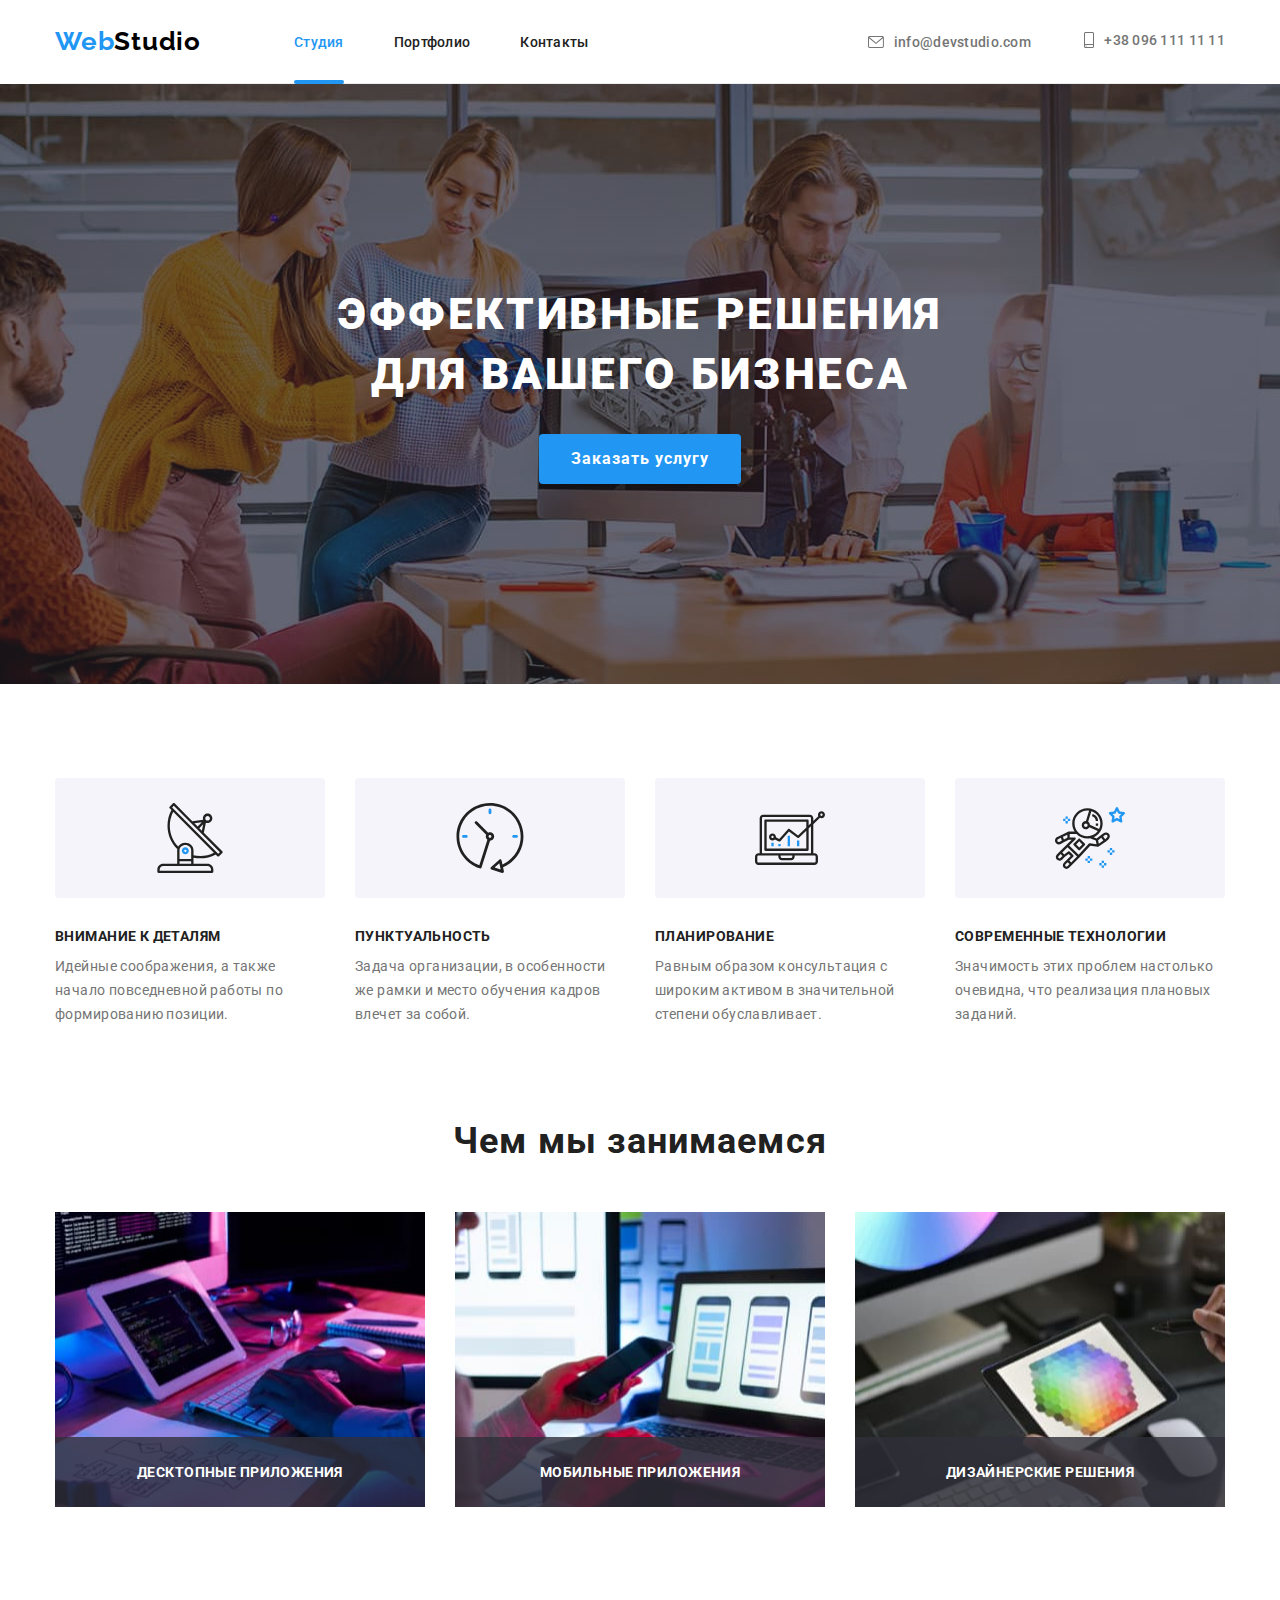
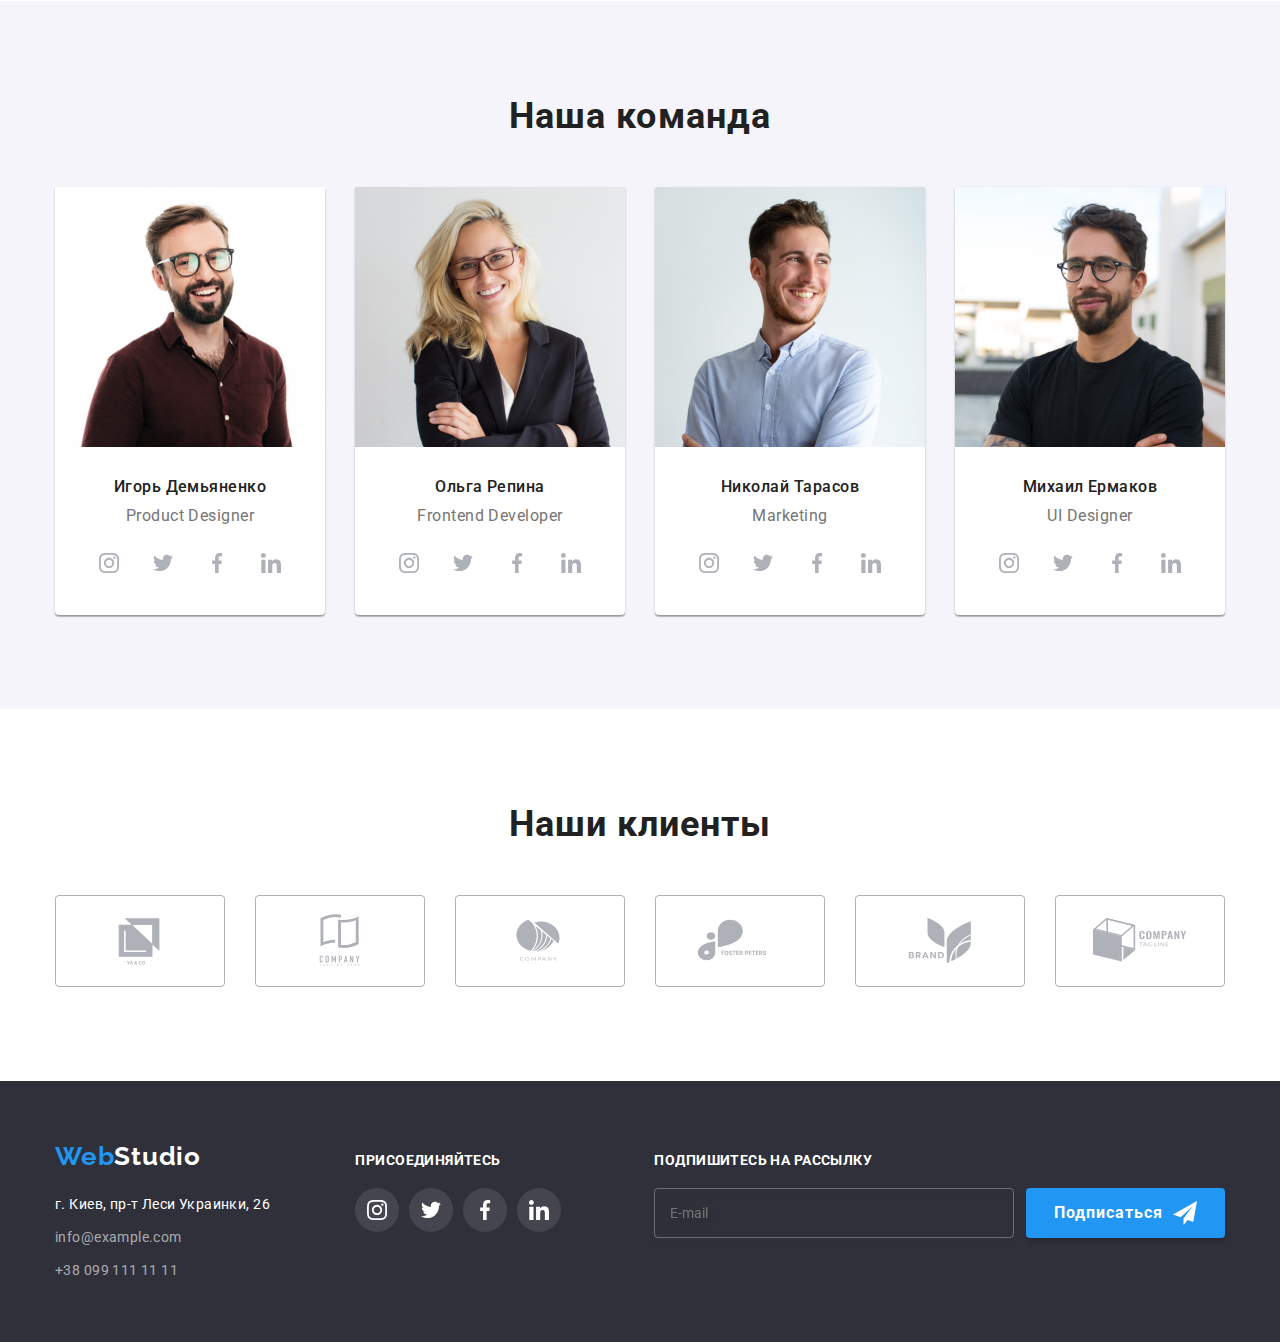
<file: index.html>
<!DOCTYPE html>
<html lang="ru">
  <head>
    <meta charset="UTF-8" />
    <meta http-equiv="X-UA-Compatible" content="IE=edge" />
    <meta name="viewport" content="width=device-width, initial-scale=1.0" />
    <title>Web Studio</title>
    <link rel="shortcut icon" href="./images/favicon-32x32.png" type="image/png" />
    <link rel="preconnect" href="https://fonts.googleapis.com" />
    <link rel="preconnect" href="https://fonts.gstatic.com" crossorigin />
    <link
      href="https://fonts.googleapis.com/css2?family=Raleway:wght@700&family=Roboto:wght@400;500;700;900&display=swap"
      rel="stylesheet"
    />
    <link rel="stylesheet" href="./css/styles.css" />
    <link rel="stylesheet" href="./css/modern-normalize.css" />
  </head>
  <body>
    <header>
      <div class="header-container container">
        <a class="logo" href="">Web<span class="logo-dark">Studio</span></a>
        <nav class="navigation">
          <ul class="header-list">
            <li class="header-item">
              <a class="header-text accent-text current" href="">Студия</a>
            </li>
            <li class="header-item">
              <a class="header-text accent-text" href="./portfolio.html">Портфолио</a>
            </li>
            <li class="header-item"><a class="header-text accent-text" href="">Контакты</a></li>
          </ul>
        </nav>
        <div class="contact-conteiner">
          <ul class="header-cont">
            <li class="header-cont-item">
              <a class="header-cont-text accent-text" href="mailto:info@devstudio.com"
                ><svg class="header-socials-icons" Width="16" Height="12">
                  <use href="./images/icons.svg#icon-mail"></use>
                </svg>
                info@devstudio.com</a
              >
            </li>
            <li class="header-cont-item">
              <a class="header-cont-text accent-text" href="tel:+380961111111"
                ><svg class="header-socials-icons" Width="10" Height="16">
                  <use href="./images/icons.svg#icon-smartphone"></use>
                </svg>
                +38 096 111 11 11</a
              >
            </li>
          </ul>
        </div>
      </div>
    </header>
    <main>
      <section class="hero section">
        <div class="container">
          <h1 class="hero-text">Эффективные решения для вашего бизнеса</h1>
          <button class="hero-btn" type="button" data-modal-open>Заказать услугу</button>
        </div>
      </section>
      <section class="advantage section">
        <div class="container">
          <h2 class="hidden">Наши преимущества</h2>
          <div class="advantage-box">
            <ul class="advantage-list">
              <li class="advantage-item">
                <div class="advantage-icons-box">
                  <svg class="advantage-icons">
                    <use href="./images/icons.svg#icon-antenna"></use>
                  </svg>
                </div>
                <h3 class="advantage-pre-text">Внимание к деталям</h3>
                <p class="advantage-text">
                  Идейные соображения, а также начало повседневной работы по формированию позиции.
                </p>
              </li>
              <li class="advantage-item">
                <div class="advantage-icons-box">
                  <svg class="advantage-icons">
                    <use href="./images/icons.svg#icon-clock"></use>
                  </svg>
                </div>
                <h3 class="advantage-pre-text">Пунктуальность</h3>
                <p class="advantage-text">
                  Задача организации, в особенности же рамки и место обучения кадров влечет за
                  собой.
                </p>
              </li>
              <li class="advantage-item">
                <div class="advantage-icons-box">
                  <svg class="advantage-icons">
                    <use href="./images/icons.svg#icon-diagram"></use>
                  </svg>
                </div>
                <h3 class="advantage-pre-text">Планирование</h3>
                <p class="advantage-text">
                  Равным образом консультация с широким активом в значительной степени
                  обуславливает.
                </p>
              </li>
              <li class="advantage-item">
                <div class="advantage-icons-box">
                  <svg class="advantage-icons">
                    <use href="./images/icons.svg#icon-astronaut"></use>
                  </svg>
                </div>
                <h3 class="advantage-pre-text">Современные технологии</h3>
                <p class="advantage-text">
                  Значимость этих проблем настолько очевидна, что реализация плановых заданий.
                </p>
              </li>
            </ul>
          </div>
        </div>
      </section>
      <section class="wwdoing section">
        <div class="container">
          <h2 class="doing">Чем мы занимаемся</h2>
          <ul class="doing-list">
            <li class="doing-item">
              <div class="doing-box">
                <img
                  class="doing-img"
                  src="./images/box-1.jpg"
                  alt="Кодит на планшете"
                  width="370"
                  height="295"
                />
                <div class="doing-textbox">
                  <p class="doing-text">Десктопные приложения</p>
                </div>
              </div>
            </li>
            <li class="doing-item">
              <div class="doing-box">
                <img
                  class="doing-img"
                  src="./images/box-2.jpg"
                  alt="Дизайн телефона"
                  width="370"
                  height="295"
                />
                <div class="doing-textbox">
                  <p class="doing-text">Мобильные приложения</p>
                </div>
              </div>
            </li>
            <li class="doing-item">
              <div class="doing-box">
                <img
                  class="doing-img"
                  src="./images/box-3.jpg"
                  alt="Спектр на планшете"
                  width="370"
                  height="295"
                />
                <div class="doing-textbox">
                  <p class="doing-text">Дизайнерские решения</p>
                </div>
              </div>
            </li>
          </ul>
        </div>
      </section>
      <section class="our-team section">
        <div class="container">
          <h2 class="team">Наша команда</h2>
          <ul class="team-list">
            <li class="team-item">
              <img
                class="team-img"
                src="./images/team_1.jpg"
                alt="Игорь Демьяненко"
                width="270"
                height="260"
              />
              <div class="team-member">
                <h3 class="team-name">Игорь Демьяненко</h3>
                <p class="team-position" lang="en">Product Designer</p>
                <ul class="team-socials-list">
                  <li class="team-socials-item">
                    <a href="" class="team-socials-link">
                      <svg class="socials-icons">
                        <use href="./images/icons.svg#icon-instagram"></use>
                      </svg>
                    </a>
                  </li>
                  <li class="team-socials-item">
                    <a href="" class="team-socials-link">
                      <svg class="socials-icons">
                        <use href="./images/icons.svg#icon-twitter"></use>
                      </svg>
                    </a>
                  </li>
                  <li class="team-socials-item">
                    <a href="" class="team-socials-link">
                      <svg class="socials-icons">
                        <use href="./images/icons.svg#icon-facebook"></use>
                      </svg>
                    </a>
                  </li>
                  <li class="team-socials-item">
                    <a href="" class="team-socials-link">
                      <svg class="socials-icons">
                        <use href="./images/icons.svg#icon-linkedin"></use>
                      </svg>
                    </a>
                  </li>
                </ul>
              </div>
            </li>
            <li class="team-item">
              <img
                class="team-img"
                src="./images/team_2.jpg"
                alt="Ольга Репина"
                width="270"
                height="260"
              />
              <div class="team-member">
                <h3 class="team-name">Ольга Репина</h3>
                <p class="team-position" lang="en">Frontend Developer</p>
                <ul class="team-socials-list">
                  <li class="team-socials-item">
                    <a href="" class="team-socials-link">
                      <svg class="socials-icons">
                        <use href="./images/icons.svg#icon-instagram"></use>
                      </svg>
                    </a>
                  </li>
                  <li class="team-socials-item">
                    <a href="" class="team-socials-link">
                      <svg class="socials-icons">
                        <use href="./images/icons.svg#icon-twitter"></use>
                      </svg>
                    </a>
                  </li>
                  <li class="team-socials-item">
                    <a href="" class="team-socials-link">
                      <svg class="socials-icons">
                        <use href="./images/icons.svg#icon-facebook"></use>
                      </svg>
                    </a>
                  </li>
                  <li class="team-socials-item">
                    <a href="" class="team-socials-link">
                      <svg class="socials-icons">
                        <use href="./images/icons.svg#icon-linkedin"></use>
                      </svg>
                    </a>
                  </li>
                </ul>
              </div>
            </li>
            <li class="team-item">
              <img
                class="team-img"
                src="./images/team_3.jpg"
                alt="Николай Тарасов"
                width="270"
                height="260"
              />
              <div class="team-member">
                <h3 class="team-name">Николай Тарасов</h3>
                <p class="team-position" lang="en">Marketing</p>
                <ul class="team-socials-list">
                  <li class="team-socials-item">
                    <a href="" class="team-socials-link">
                      <svg class="socials-icons">
                        <use href="./images/icons.svg#icon-instagram"></use>
                      </svg>
                    </a>
                  </li>
                  <li class="team-socials-item">
                    <a href="" class="team-socials-link">
                      <svg class="socials-icons">
                        <use href="./images/icons.svg#icon-twitter"></use>
                      </svg>
                    </a>
                  </li>
                  <li class="team-socials-item">
                    <a href="" class="team-socials-link">
                      <svg class="socials-icons">
                        <use href="./images/icons.svg#icon-facebook"></use>
                      </svg>
                    </a>
                  </li>
                  <li class="team-socials-item">
                    <a href="" class="team-socials-link">
                      <svg class="socials-icons">
                        <use href="./images/icons.svg#icon-linkedin"></use>
                      </svg>
                    </a>
                  </li>
                </ul>
              </div>
            </li>
            <li class="team-item">
              <img
                class="team-img"
                src="./images/team_4.jpg"
                alt="Михаил Ермаков"
                width="270"
                height="260"
              />
              <div class="team-member">
                <h3 class="team-name">Михаил Ермаков</h3>
                <p class="team-position" lang="en">UI Designer</p>
                <ul class="team-socials-list">
                  <li class="team-socials-item">
                    <a href="" class="team-socials-link">
                      <svg class="socials-icons">
                        <use href="./images/icons.svg#icon-instagram"></use>
                      </svg>
                    </a>
                  </li>
                  <li class="team-socials-item">
                    <a href="" class="team-socials-link">
                      <svg class="socials-icons">
                        <use href="./images/icons.svg#icon-twitter"></use>
                      </svg>
                    </a>
                  </li>
                  <li class="team-socials-item">
                    <a href="" class="team-socials-link">
                      <svg class="socials-icons">
                        <use href="./images/icons.svg#icon-facebook"></use>
                      </svg>
                    </a>
                  </li>
                  <li class="team-socials-item">
                    <a href="" class="team-socials-link">
                      <svg class="socials-icons">
                        <use href="./images/icons.svg#icon-linkedin"></use>
                      </svg>
                    </a>
                  </li>
                </ul>
              </div>
            </li>
          </ul>
        </div>
      </section>
      <section class="clients section">
        <div class="container">
          <h2 class="clients-head">Наши клиенты</h2>
          <ul class="clients-list">
            <li class="clients-item">
              <a href="" class="clients-link">
                <svg class="clients-icons">
                  <use href="./images/icons.svg#icon-ya_and_co"></use>
                </svg>
              </a>
            </li>
            <li class="clients-item">
              <a href="" class="clients-link">
                <svg class="clients-icons">
                  <use href="./images/icons.svg#icon-company"></use>
                </svg>
              </a>
            </li>
            <li class="clients-item">
              <a href="" class="clients-link">
                <svg class="clients-icons">
                  <use href="./images/icons.svg#icon-company_2"></use>
                </svg>
              </a>
            </li>
            <li class="clients-item">
              <a href="" class="clients-link">
                <svg class="clients-icons">
                  <use href="./images/icons.svg#icon-foster_peters"></use>
                </svg>
              </a>
            </li>
            <li class="clients-item">
              <a href="" class="clients-link">
                <svg class="clients-icons">
                  <use href="./images/icons.svg#icon-brand"></use>
                </svg>
              </a>
            </li>
            <li class="clients-item">
              <a href="" class="clients-link">
                <svg class="clients-icons">
                  <use href="./images/icons.svg#icon-co_tagline"></use>
                </svg>
              </a>
            </li>
          </ul>
        </div>
      </section>
    </main>
    <footer class="footer-box">
      <div class="container address-socials">
        <div class="contacts-footer">
          <a class="logo logo-footer" href="">Web<span class="logo-light">Studio</span></a>
          <address class="address-box">
            <ul class="address-list">
              <li class="address-item">
                <a
                  class="address-map accent-text"
                  href="https://goo.gl/maps/iud2872L7sdXjE8n7"
                  target="_blank"
                  rel="noopener noreferrer nofollow"
                >
                  г. Киев, пр-т Леси Украинки, 26
                </a>
              </li>
              <li class="address-item">
                <a class="address-text accent-text" href="mailto:info@example.com"
                  >info@example.com</a
                >
              </li>
              <li class="address-item">
                <a class="address-text accent-text" href="tel:+380991111111">+38 099 111 11 11</a>
              </li>
            </ul>
          </address>
        </div>
        <div class="socials-footer">
          <p class="footer-socials">ПРИСОЕДИНЯЙТЕСЬ</p>
          <ul class="footer-socials-list">
            <li class="footer-socials-item">
              <a href="" class="footer-socials-link">
                <svg class="footer-socials-icons">
                  <use href="./images/icons.svg#icon-instagram"></use>
                </svg>
              </a>
            </li>
            <li class="footer-socials-item">
              <a href="" class="footer-socials-link">
                <svg class="footer-socials-icons">
                  <use href="./images/icons.svg#icon-twitter"></use>
                </svg>
              </a>
            </li>
            <li class="footer-socials-item">
              <a href="" class="footer-socials-link">
                <svg class="footer-socials-icons">
                  <use href="./images/icons.svg#icon-facebook"></use>
                </svg>
              </a>
            </li>
            <li class="footer-socials-item">
              <a href="" class="footer-socials-link">
                <svg class="footer-socials-icons">
                  <use href="./images/icons.svg#icon-linkedin"></use>
                </svg>
              </a>
            </li>
          </ul>
        </div>
        <div class="footer-subscribe">
          <p class="footer-subscribe-text">Подпишитесь на рассылку</p>
          <form class="subscribe-form">
            <label for="mail-subscribe" class="mail-subscribe-field"></label>
            <input
              type="email"
              name="mail-subscribe"
              class="mail-subscribe-input"
              placeholder="E-mail"
              id="mail-subscribe"
              required
            />
            <button type="submit" class="subsribe-btn">
              Подписаться
              <svg class="subsribe-icon" width="24" height="24">
                <use href="images/icons.svg#icon-send"></use>
              </svg>
            </button>
          </form>
        </div>
      </div>
    </footer>
    <div class="backdrop is-hidden" data-modal>
      <div class="modal">
        <button type="button" class="close-btn" data-modal-close>
          <svg class="close-btn-icon">
            <use href="images/icons.svg#icon-close"></use>
          </svg>
        </button>
        <p class="modal-title">Оставьте свои данные, мы вам перезвоним</p>
        <form class="modal-form">
          <div class="form-field">
            <label for="user-name" class="modal-form-field">Имя</label>
            <div class="label-icon">
              <input
                type="text"
                name="user-name"
                class="modal-input"
                placeholder=""
                id="user-name"
                required
              />
              <svg class="modal-icon" width="18" height="18">
                <use href="./images/icons.svg#icon-name"></use>
              </svg>
            </div>
          </div>
          <div class="form-field">
            <label for="user-phone" class="modal-form-field">Телефон</label>
            <div class="label-icon">
              <input
                type="tel"
                name="user-phone"
                class="modal-input"
                placeholder=""
                id="user-phone"
                required
              />
              <svg class="modal-icon" width="18" height="18">
                <use href="./images/icons.svg#icon-phone"></use>
              </svg>
            </div>
          </div>
          <div class="form-field">
            <label for="user-mail" class="modal-form-field">Почта</label>
            <div class="label-icon">
              <input
                type="email"
                name="user-mail"
                class="modal-input"
                placeholder=""
                id="user-mail"
                required
              />
              <svg class="modal-icon" width="18" height="18">
                <use href="./images/icons.svg#icon-mail2"></use>
              </svg>
            </div>
          </div>
          <div class="form-field">
            <label for="user-text" class="modal-form-field">Комментарий</label>
            <textarea
              name="user-text"
              id="user-text"
              placeholder="Введите текст"
              class="modal-comment"
            ></textarea>
          </div>
          <div class="form-field-checkbox">
            <label for="modal-check" class="modal-check-text">
              <input
                type="checkbox"
                class="modal-check hidden"
                id="modal-check"
                name="modal-check"
              />
              <svg class="modal-icon-check" width="16" height="15">
                <use href="./images/icons.svg#icon-vector"></use>
              </svg>
              Соглашаюсь с рассылкой и принимаю &nbsp;
              <a href="" class="modal-link">Условия договора</a>
            </label>
          </div>
          <button type="submit" class="modal-btn-submit">Отправить</button>
        </form>
      </div>
    </div>
    <script src="./modal.js"></script>
  </body>
</html>
</file>
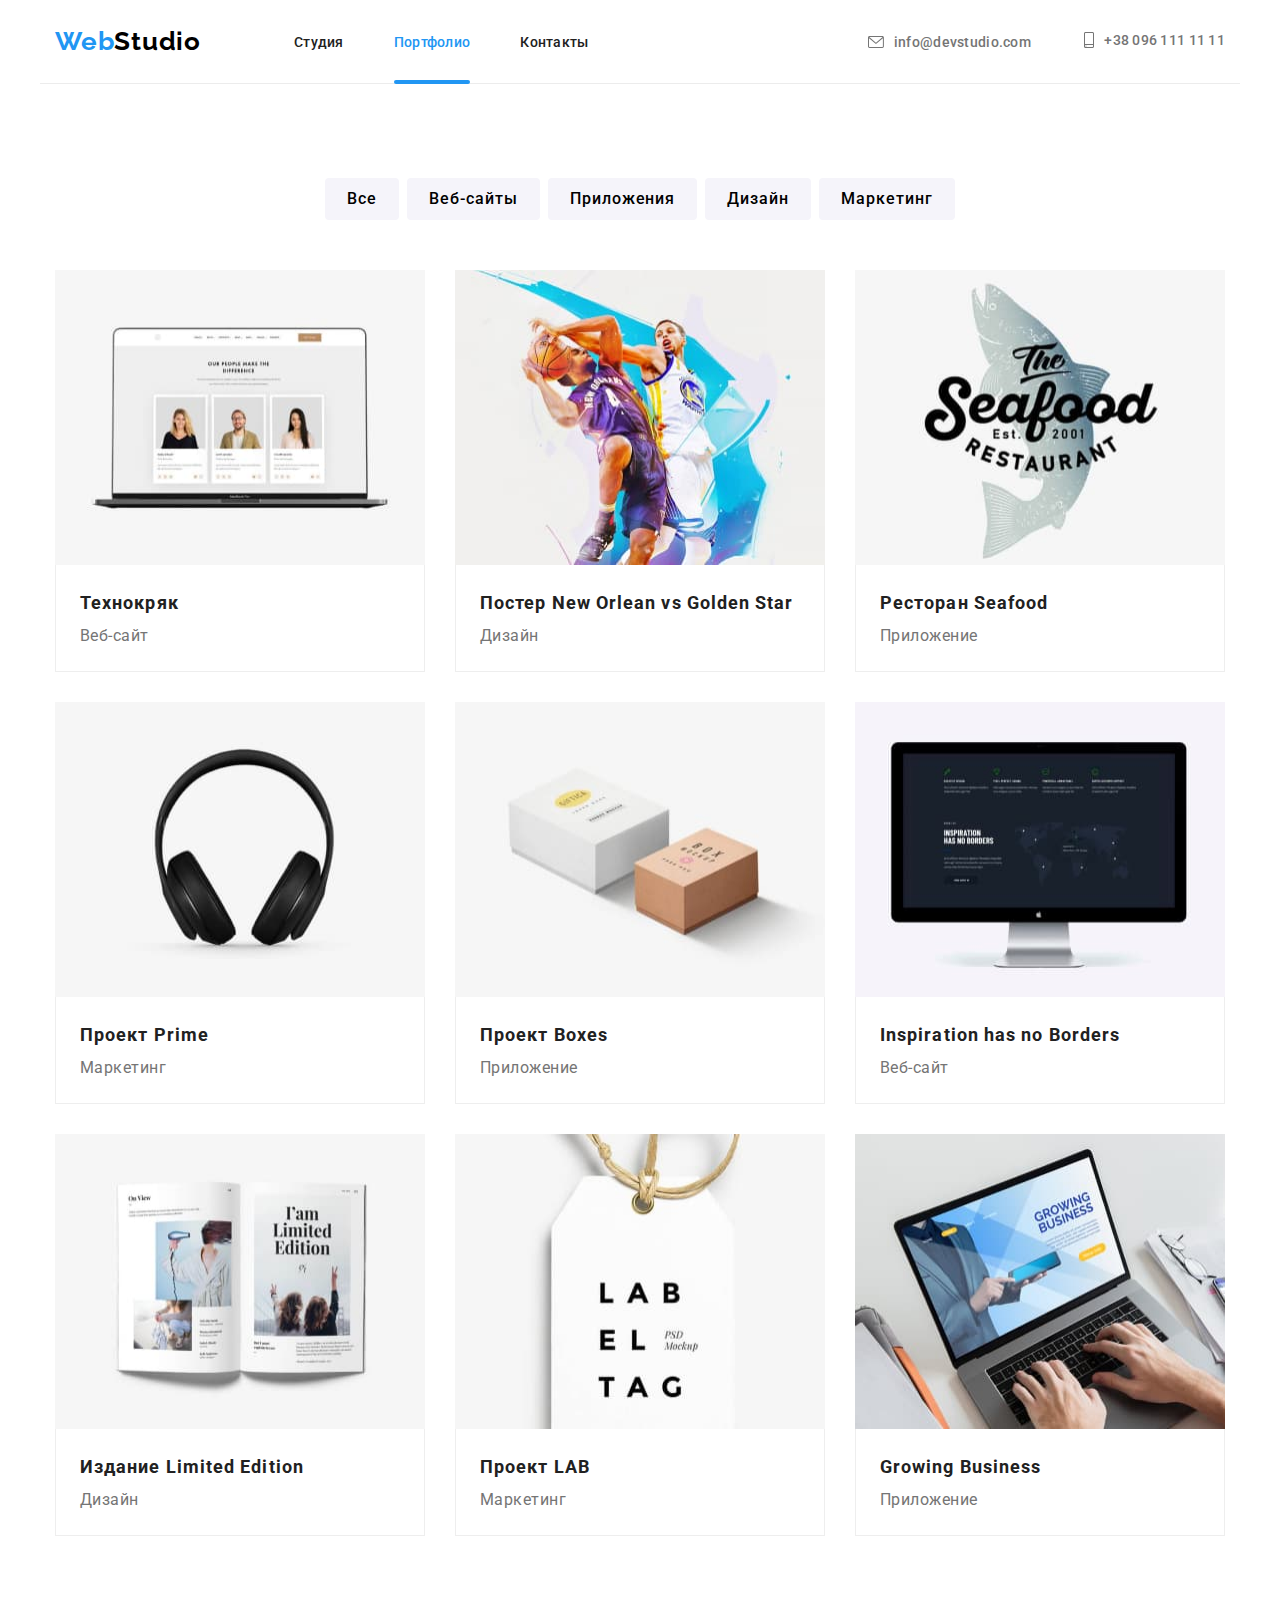
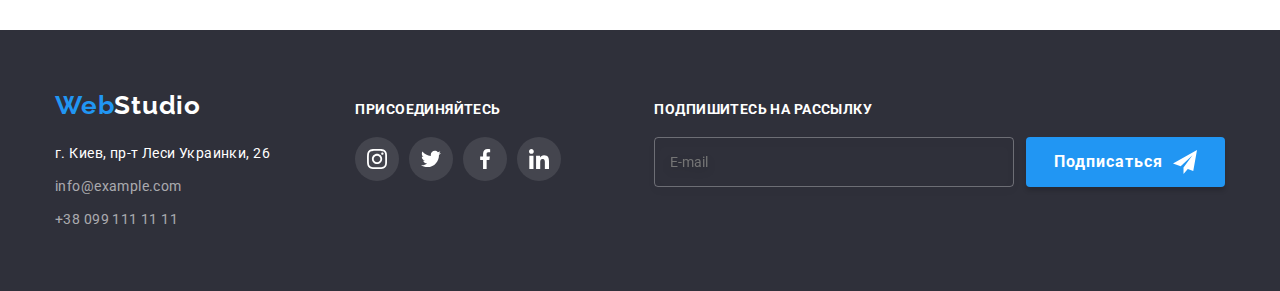
<file: portfolio.html>
<!DOCTYPE html>
<html lang="ru">
  <head>
    <meta charset="UTF-8" />
    <meta http-equiv="X-UA-Compatible" content="IE=edge" />
    <meta name="viewport" content="width=device-width, initial-scale=1.0" />
    <title>Portfolio</title>
    <link rel="shortcut icon" href="./images/favicon-32x32.png" type="image/png" />
    <link rel="preconnect" href="https://fonts.googleapis.com" />
    <link rel="preconnect" href="https://fonts.gstatic.com" crossorigin />
    <link
      href="https://fonts.googleapis.com/css2?family=Raleway:wght@700&family=Roboto:wght@400;500;700;900&display=swap"
      rel="stylesheet"
    />
    <link rel="stylesheet" href="./css/styles.css" />
    <link rel="stylesheet" href="./css/modern-normalize.css" />
  </head>
  <body>
    <header>
      <div class="header-container container">
        <a class="logo" href="">Web<span class="logo-dark">Studio</span></a>
        <nav class="navigation">
          <ul class="header-list">
            <li class="header-item">
              <a class="header-text accent-text" href="./index.html">Студия</a>
            </li>
            <li class="header-item">
              <a class="header-text accent-text current" href="">Портфолио</a>
            </li>
            <li class="header-item"><a class="header-text accent-text" href="">Контакты</a></li>
          </ul>
        </nav>
        <div class="contact-conteiner">
          <ul class="header-cont">
            <li class="header-cont-item">
              <a class="header-cont-text accent-text" href="mailto:info@devstudio.com"
                ><svg class="header-socials-icons" Width="16" Height="12">
                  <use href="./images/icons.svg#icon-mail"></use>
                </svg>
                info@devstudio.com</a
              >
            </li>
            <li class="header-cont-item">
              <a class="header-cont-text accent-text" href="tel:+380961111111"
                ><svg class="header-socials-icons" Width="10" Height="16">
                  <use href="./images/icons.svg#icon-smartphone"></use>
                </svg>
                +38 096 111 11 11</a
              >
            </li>
          </ul>
        </div>
      </div>
    </header>
    <main>
      <section class="projects section">
        <div class="container">
          <h1 class="hidden">Портфолио</h1>
          <ul class="filters-list">
            <li class="filters-item"><button class="filters-btn" type="button">Все</button></li>
            <li class="filters-item">
              <button class="filters-btn" type="button">Веб-сайты</button>
            </li>
            <li class="filters-item">
              <button class="filters-btn" type="button">Приложения</button>
            </li>
            <li class="filters-item"><button class="filters-btn" type="button">Дизайн</button></li>
            <li class="filters-item">
              <button class="filters-btn" type="button">Маркетинг</button>
            </li>
          </ul>
          <h2 class="hidden">Галерея</h2>
          <ul class="projects-list">
            <li class="projects-items">
              <a href="" class="projects-link">
                <div class="description-box">
                  <img
                    class="projects-img"
                    src="./images/portfolio-1.jpg"
                    alt="сайт с портретом"
                    width="370"
                    height="295"
                  />
                  <p class="projects-description">
                    Технокряк это современная площадка распространения коронавируса. Компании
                    используют эту платформу для цифрового шпионажа и атак на защищённые сервера
                    конкурентов.
                  </p>
                </div>
                <div class="border">
                  <h2 class="projects-pre-text">Технокряк</h2>
                  <p class="projects-text">Веб-сайт</p>
                </div>
              </a>
            </li>
            <li class="projects-items">
              <a href="" class="projects-link">
                <div class="description-box">
                  <img
                    class="projects-img"
                    src="./images/portfolio-2.jpg"
                    alt="игра в баскетбол"
                    width="370"
                    height="295"
                  />
                  <p class="projects-description">
                    Технокряк это современная площадка распространения коронавируса. Компании
                    используют эту платформу для цифрового шпионажа и атак на защищённые сервера
                    конкурентов.
                  </p>
                </div>
                <div class="border">
                  <h2 class="projects-pre-text">
                    Постер <span lang="en">New Orlean vs Golden Star</span>
                  </h2>
                  <p class="projects-text">Дизайн</p>
                </div>
              </a>
            </li>
            <li class="projects-items">
              <a href="" class="projects-link">
                <div class="description-box">
                  <img
                    class="projects-img"
                    src="./images/portfolio-3.jpg"
                    alt="ресторан SeaFood"
                    width="370"
                    height="295"
                  />
                  <p class="projects-description">
                    Технокряк это современная площадка распространения коронавируса. Компании
                    используют эту платформу для цифрового шпионажа и атак на защищённые сервера
                    конкурентов.
                  </p>
                </div>
                <div class="border">
                  <h2 class="projects-pre-text">Ресторан <span lang="en">Seafood</span></h2>
                  <p class="projects-text">Приложение</p>
                </div>
              </a>
            </li>
            <li class="projects-items">
              <a href="" class="projects-link">
                <div class="description-box">
                  <img
                    class="projects-img"
                    src="./images/portfolio-4.jpg"
                    alt="наушники"
                    width="370"
                    height="295"
                  />
                  <p class="projects-description">
                    Технокряк это современная площадка распространения коронавируса. Компании
                    используют эту платформу для цифрового шпионажа и атак на защищённые сервера
                    конкурентов.
                  </p>
                </div>
                <div class="border">
                  <h2 class="projects-pre-text">Проект <span lang="en">Prime</span></h2>
                  <p class="projects-text">Маркетинг</p>
                </div>
              </a>
            </li>
            <li class="projects-items">
              <a href="" class="projects-link">
                <div class="description-box">
                  <img
                    class="projects-img"
                    src="./images/portfolio-5.jpg"
                    alt="коробки"
                    width="370"
                    height="295"
                  />
                  <p class="projects-description">
                    Технокряк это современная площадка распространения коронавируса. Компании
                    используют эту платформу для цифрового шпионажа и атак на защищённые сервера
                    конкурентов.
                  </p>
                </div>
                <div class="border">
                  <h2 class="projects-pre-text">Проект <span lang="en">Boxes</span></h2>
                  <p class="projects-text">Приложение</p>
                </div>
              </a>
            </li>
            <li class="projects-items">
              <a href="" class="projects-link">
                <div class="description-box">
                  <img
                    class="projects-img"
                    src="./images/portfolio-6.jpg"
                    alt="сайт с темной темой"
                    width="370"
                    height="295"
                  />
                  <p class="projects-description">
                    Технокряк это современная площадка распространения коронавируса. Компании
                    используют эту платформу для цифрового шпионажа и атак на защищённые сервера
                    конкурентов.
                  </p>
                </div>
                <div class="border">
                  <h2 class="projects-pre-text">
                    <span lang="en">Inspiration has no Borders</span>
                  </h2>
                  <p class="projects-text">Веб-сайт</p>
                </div>
              </a>
            </li>
            <li class="projects-items">
              <a href="" class="projects-link">
                <div class="description-box">
                  <img
                    class="projects-img"
                    src="./images/portfolio-7.jpg"
                    alt="книга"
                    width="370"
                    height="295"
                  />
                  <p class="projects-description">
                    Технокряк это современная площадка распространения коронавируса. Компании
                    используют эту платформу для цифрового шпионажа и атак на защищённые сервера
                    конкурентов.
                  </p>
                </div>
                <div class="border">
                  <h2 class="projects-pre-text">Издание <span lang="en">Limited Edition</span></h2>
                  <p class="projects-text">Дизайн</p>
                </div>
              </a>
            </li>
            <li class="projects-items">
              <a href="" class="projects-link">
                <div class="description-box">
                  <img
                    class="projects-img"
                    src="./images/portfolio-8.jpg"
                    alt="бирка"
                    width="370"
                    height="295"
                  />
                  <p class="projects-description">
                    Технокряк это современная площадка распространения коронавируса. Компании
                    используют эту платформу для цифрового шпионажа и атак на защищённые сервера
                    конкурентов.
                  </p>
                </div>
                <div class="border">
                  <h2 class="projects-pre-text">Проект <span lang="en">LAB</span></h2>
                  <p class="projects-text">Маркетинг</p>
                </div>
              </a>
            </li>
            <li class="projects-items">
              <a href="" class="projects-link">
                <div class="description-box">
                  <img
                    class="projects-img"
                    src="./images/portfolio-9.jpg"
                    alt="печатает на ноутбуке"
                    width="370"
                    height="295"
                  />
                  <p class="projects-description">
                    Технокряк это современная площадка распространения коронавируса. Компании
                    используют эту платформу для цифрового шпионажа и атак на защищённые сервера
                    конкурентов.
                  </p>
                </div>
                <div class="border">
                  <h2 class="projects-pre-text"><span lang="en">Growing Business</span></h2>
                  <p class="projects-text">Приложение</p>
                </div>
              </a>
            </li>
          </ul>
        </div>
      </section>
    </main>
    <footer class="footer-box">
      <div class="container address-socials">
        <div class="contacts-footer">
          <a class="logo logo-footer" href="">Web<span class="logo-light">Studio</span></a>
          <address class="address-box">
            <ul class="address-list">
              <li class="address-item">
                <a
                  class="address-map accent-text"
                  href="https://goo.gl/maps/iud2872L7sdXjE8n7"
                  target="_blank"
                  rel="noopener noreferrer nofollow"
                >
                  г. Киев, пр-т Леси Украинки, 26
                </a>
              </li>
              <li class="address-item">
                <a class="address-text accent-text" href="mailto:info@example.com"
                  >info@example.com</a
                >
              </li>
              <li class="address-item">
                <a class="address-text accent-text" href="tel:+380991111111">+38 099 111 11 11</a>
              </li>
            </ul>
          </address>
        </div>
        <div class="socials-footer">
          <p class="footer-socials">ПРИСОЕДИНЯЙТЕСЬ</p>
          <ul class="footer-socials-list">
            <li class="footer-socials-item">
              <a href="" class="footer-socials-link">
                <svg class="footer-socials-icons">
                  <use href="./images/icons.svg#icon-instagram"></use>
                </svg>
              </a>
            </li>
            <li class="footer-socials-item">
              <a href="" class="footer-socials-link">
                <svg class="footer-socials-icons">
                  <use href="./images/icons.svg#icon-twitter"></use>
                </svg>
              </a>
            </li>
            <li class="footer-socials-item">
              <a href="" class="footer-socials-link">
                <svg class="footer-socials-icons">
                  <use href="./images/icons.svg#icon-facebook"></use>
                </svg>
              </a>
            </li>
            <li class="footer-socials-item">
              <a href="" class="footer-socials-link">
                <svg class="footer-socials-icons">
                  <use href="./images/icons.svg#icon-linkedin"></use>
                </svg>
              </a>
            </li>
          </ul>
        </div>
        <div class="footer-subscribe">
          <p class="footer-subscribe-text">Подпишитесь на рассылку</p>
          <form class="subscribe-form">
            <label for="mail-subscribe" class="mail-subscribe-field"></label>
            <input
              type="email"
              name="mail-subscribe"
              class="mail-subscribe-input"
              placeholder="E-mail"
              id="mail-subscribe"
              required
            />
            <button type="submit" class="subsribe-btn">
              Подписаться
              <svg class="subsribe-icon" width="24" height="24">
                <use href="images/icons.svg#icon-send"></use>
              </svg>
            </button>
          </form>
        </div>
      </div>
    </footer>
  </body>
</html>
</file>
<file: css/styles.css>
:root {
  --main-color: #fff;
  --main-second-color: #f5f4fa;
  --hero-footer-color: #2f303a;
  --accent-color: #2196f3;
  --text-main: #212121;
  --text-second: #757575;
  --galery-border: #eee;
  --icons-color: #afb1b8;
}

p,
h1,
h2,
h3,
h4,
h5,
h6 {
  margin: 0;
}

ul {
  margin: 0;
  padding: 0;
}

a {
  text-decoration: none;
  color: inherit;
}

img {
  display: block;
}

button {
  cursor: pointer;
}

.container {
  padding: 0 15px;
  width: 1200px;
  margin: 0 auto;
  /* outline: 2px solid red; */
}

.section {
  padding-top: 94px;
  padding-bottom: 94px;
}

body {
  font-family: 'Roboto', sans-serif;
  font-size: 14px;
  line-height: calc(24 / 14);
  letter-spacing: 0.03em;
  color: var(--text-main);
  background-color: var(--main-color);
}

li {
  list-style: none;
}

.accent-text {
  transition-duration: 250ms;
  transition-timing-function: cubic-bezier(0.4, 0, 0.2, 1);
  transition-property: color;
}

.accent-text:hover,
.accent-text:focus {
  color: var(--accent-color);
}

.current {
  position: relative;
  color: var(--accent-color);
}

.current::after {
  content: '';
  width: 100%;
  height: 4px;
  position: absolute;
  background-color: var(--accent-color);
  left: 0;
  bottom: -34px;
  border-radius: 4px;
}

/* ---------------------- HEADER ---------------------- */

.logo {
  font-family: 'Raleway', sans-serif;
  font-weight: 700;
  font-size: 26px;
  line-height: calc(31 / 26);
  letter-spacing: 0.03em;
  color: var(--accent-color);
  display: inline-block;
  padding-top: 24px;
  padding-bottom: 25px;
}

.header-socials-icons {
  fill: var(--text-second);
  transition-duration: 250ms;
  transition-timing-function: cubic-bezier(0.4, 0, 0.2, 1);
  transition-property: fill;
}

.header-cont-item:hover .header-socials-icons,
.header-cont-text:focus .header-socials-icons {
  fill: var(--accent-color);
}

.header-cont-text {
  display: flex;
  align-items: center;
}

.header-socials-icons {
  margin-right: 10px;
}

.logo-dark {
  color: #000000;
}

.contacts-footer {
  flex-grow: 1;
}

.header-list {
  font-weight: 500;
  line-height: calc(16 / 14);
  letter-spacing: 0.02em;
  display: flex;
}

.header-item + .header-item {
  margin-left: 50px;
}

.contact-conteiner {
  margin-left: auto;
  padding-top: 32px;
  padding-bottom: 32px;
}

.navigation {
  padding-top: 32px;
  padding-bottom: 32px;
  margin-left: 93px;
}

.header-cont-item + .header-cont-item {
  margin-left: 50px;
}

.header-cont-item {
  display: inline-block;
}

.header-cont {
  font-weight: 500;
  line-height: calc(16 / 14);
  letter-spacing: 0.02em;
  color: var(--text-second);
}

.header-container {
  display: flex;
  align-items: center;
  border-bottom: 1px solid #ececec;
}

/* ---------------------- HERO ---------------------- */

.hero {
  padding-top: 200px;
  padding-bottom: 200px;
  text-align: center;
  background-image: linear-gradient(rgba(47, 48, 58, 0.4), rgba(47, 48, 58, 0.4)),
    url('../images/background.jpg');
  background-repeat: no-repeat;
  background-position: center;
  background-size: cover;
  max-width: 1600px;
  margin-left: auto;
  margin-right: auto;
}

.hero-text {
  width: 700px;
  font-weight: 900;
  font-size: 44px;
  line-height: calc(60 / 44);
  letter-spacing: 0.06em;
  text-transform: uppercase;
  color: #ffffff;
  margin-bottom: 30px;
  margin-left: auto;
  margin-right: auto;
}

.hero-btn {
  background: var(--accent-color);
  box-shadow: 0px 4px 4px rgba(0, 0, 0, 0.15);
  border-radius: 4px;
  min-width: 136px;
  font-weight: 700;
  font-size: 16px;
  line-height: calc(30 / 16);
  letter-spacing: 0.06em;
  color: var(--main-color);
  border: none;
  padding: 10px 32px;
  transition-duration: 250ms;
  transition-timing-function: cubic-bezier(0.4, 0, 0.2, 1);
  transition-property: background-color;
}

.hero-btn:hover,
.hero-btn:focus {
  background-color: #188ce8;
}

/* ---------------------- ADVANTAGE ---------------------- */

.hidden {
  position: absolute;
  white-space: nowrap;
  width: 1px;
  height: 1px;
  overflow: hidden;
  border: 0;
  padding: 0;
  clip: rect(0 0 0 0);
  clip-path: inset(50%);
  margin: -1px;
}

.advantage-pre-text {
  font-size: 14px;
  font-weight: 700;
  line-height: calc(16 / 14);
  letter-spacing: 0.03em;
  text-transform: uppercase;
}

.advantage-text {
  line-height: calc(24 / 14);
  letter-spacing: 0.03em;
  color: var(--text-second);
  margin-top: 10px;
}

.advantage-box {
  display: flex;
  margin: 0px 0px;
  justify-content: center;
}

.advantage-item + .advantage-item {
  margin-left: 30px;
}

.advantage-list {
  display: flex;
  margin-left: auto;
  margin-right: auto;
  justify-content: center;
}

.advantage-icons {
  width: 70px;
  height: 70px;
}

.advantage-icons-box {
  background-color: var(--main-second-color);
  border-radius: 4px;
  margin-bottom: 30px;
  display: flex;
  justify-content: center;
  align-items: center;
  min-width: 270px;
  min-height: 120px;
}

/* ---------------------- WHAT WE'RE DOING ---------------------- */

.wwdoing {
  padding-top: 0;
}

.doing {
  font-weight: 700;
  font-size: 36px;
  line-height: calc(42 / 36);
  text-align: center;
  letter-spacing: 0.03em;
  margin-bottom: 50px;
}

.doing-list {
  display: flex;
}

.doing-item + .doing-item {
  margin-left: 30px;
}

.doing-box {
  position: relative;
}

.doing-textbox {
  position: absolute;
  left: 0;
  bottom: 0;
  display: flex;
  justify-content: center;
  align-items: center;
  width: 100%;
  height: 70px;
  background: rgba(47, 48, 58, 0.8);
}

.doing-text {
  font-weight: 700;
  font-size: 14px;
  line-height: calc(16 / 14);
  text-align: center;
  letter-spacing: 0.03em;
  text-transform: uppercase;
  color: var(--main-color);
}

/* ---------------------- OUR TEAM ---------------------- */

.our-team {
  background-color: var(--main-second-color);
}

.team {
  font-weight: 700;
  font-size: 36px;
  line-height: calc(42 / 36);
  letter-spacing: 0.03em;
  text-align: center;
  margin-bottom: 50px;
}

.team-item {
  background-color: var(--main-color);
  box-shadow: 0px 1px 3px rgba(0, 0, 0, 0.12), 0px 1px 1px rgba(0, 0, 0, 0.14),
    0px 2px 1px rgba(0, 0, 0, 0.2);
  border-radius: 0px 0px 4px 4px;
}

.team-item + .team-item {
  margin-left: 30px;
}

.team-list {
  display: flex;
}

.team-name {
  font-weight: 500;
  font-size: 16px;
  line-height: calc(19 / 16);
  text-align: center;
  letter-spacing: 0.03em;
  margin-bottom: 10px;
}

.team-position {
  font-size: 16px;
  line-height: calc(19 / 16);
  text-align: center;
  letter-spacing: 0.03em;
  color: var(--text-second);
  margin-bottom: 16px;
}
.team-member {
  padding-top: 30px;
  padding-bottom: 30px;
}

.team-socials-link {
  width: 44px;
  height: 44px;
  border-radius: 50%;
  display: flex;
  justify-content: center;
  align-items: center;
  fill: var(--icons-color);
  cursor: pointer;
  transition-duration: 250ms;
  transition-timing-function: cubic-bezier(0.4, 0, 0.2, 1);
  transition-property: background-color, fill;
}

.team-socials-link:hover,
.team-socials-link:focus {
  background-color: var(--accent-color);
  fill: var(--main-color);
}

.team-socials-list {
  display: flex;
  justify-content: center;
}

.team-socials-item + .team-socials-item {
  margin-left: 10px;
}

.socials-icons {
  width: 20px;
  height: 20px;
  /* fill: var(--icons-color); */
}

.team-socials-link {
  display: flex;
}

/* ---------------------- OUR CLIENTS ---------------------- */
.clients-head {
  font-weight: 700;
  font-size: 36px;
  line-height: calc(42 / 36);
  letter-spacing: 0.03em;
  text-align: center;
  margin-bottom: 50px;
}

.clients-list {
  display: flex;
  justify-content: center;
}

.clients-icons {
  width: 106px;
  height: 60px;
  fill: var(--icons-color);
  transition-duration: 250ms;
  transition-timing-function: cubic-bezier(0.4, 0, 0.2, 1);
  transition-property: fill;
}

.clients-item {
  width: 170px;
  height: 92px;
}

.clients-item + .clients-item {
  margin-left: 30px;
}

.clients-link {
  display: flex;
  justify-content: center;
  align-items: center;
  width: 100%;
  height: 100%;
  color: var(--icon-color);
  border: 1px solid var(--icons-color);
  border-radius: 4px;
  transition-duration: 250ms;
  transition-timing-function: cubic-bezier(0.4, 0, 0.2, 1);
  transition-property: border-color;
}

.clients-link:hover,
.clients-link:focus,
.clients-link:hover .clients-icons,
.clients-link:focus .clients-icons {
  border-color: var(--accent-color);
  fill: var(--accent-color);
}

/* ---------------------- FOOTER ---------------------- */

.footer-box {
  background-color: var(--hero-footer-color);
  padding-top: 60px;
  padding-bottom: 60px;
}

.address-socials {
  display: flex;
  align-items: baseline;
}

.socials-footer {
  margin-left: 70px;
}

.footer-socials-list {
  display: flex;
  margin-top: 20px;
}

.footer-socials-item + .footer-socials-item {
  margin-left: 10px;
}

.logo-footer {
  padding: 0;
  font-style: normal;
  margin-bottom: 20px;
}

.logo-light {
  color: var(--main-color);
}

.address-list {
  display: contents;
  font-style: normal;
  line-height: calc(24 / 14);
  letter-spacing: 0.03em;
  color: rgba(255, 255, 255, 0.6);
}

.address-item + .address-item {
  margin-top: 9px;
}

.address-map {
  color: var(--main-color);
}

.footer-socials {
  font-weight: 700;
  font-size: 14px;
  line-height: calc(16 / 14);
  letter-spacing: 0.03em;
  color: var(--main-color);
}

.footer-socials-icons {
  width: 20px;
  height: 20px;
  fill: var(--main-color);
}

.footer-socials-link:hover,
.footer-socials-link:focus {
  background-color: var(--accent-color);
  border-radius: 50%;
}

.footer-socials-link {
  width: 44px;
  height: 44px;
  background: rgba(255, 255, 255, 0.1);
  border-radius: 50%;
  display: flex;
  justify-content: center;
  align-items: center;
  cursor: pointer;
  transition-duration: 250ms;
  transition-timing-function: cubic-bezier(0.4, 0, 0.2, 1);
  transition-property: background-color, border-radius;
}

.footer-subscribe {
  margin-left: 93px;
}

.subsribe-icon {
  fill: var(--main-color);
  margin-left: 10px;
}
.subscribe-form {
  display: flex;
  margin-top: 20px;
}

.subsribe-btn {
  padding: 10px 28px;
  background: var(--accent-color);
  box-shadow: 0px 4px 4px rgba(0, 0, 0, 0.15);
  border-radius: 4px;
  border: none;
  font-weight: 700;
  font-size: 16px;
  line-height: calc(30 / 16);
  display: flex;
  align-items: center;
  letter-spacing: 0.06em;
  color: var(--main-color);
  margin-left: 12px;
  transition-property: background-color;
  transition-duration: 250ms;
  transition-timing-function: cubic-bezier(0.4, 0, 0.2, 1);
}

.subsribe-btn:focus,
.subsribe-btn:hover {
  background-color: #188ce8;
}

.footer-subscribe-text {
  font-weight: 700;
  font-size: 14px;
  line-height: calc(16 / 14);
  letter-spacing: 0.03em;
  text-transform: uppercase;
  color: var(--main-color);
}

.mail-subscribe-input {
  border: 1px solid rgba(255, 255, 255, 0.3);
  box-sizing: border-box;
  filter: drop-shadow(0px 4px 4px rgba(0, 0, 0, 0.15));
  border-radius: 4px;
  background-color: transparent;
  color: rgba(255, 255, 255, 0.6);
  padding: 15px;
  min-width: 360px;
}

/* ------------------------------------------- PORTFOLIO ------------------------------------------- */
/* ---------------------- FILTERS ---------------------- */

.filters-list {
  display: flex;
  justify-content: center;
  margin-bottom: 50px;
}
.filters-item + .filters-item {
  margin-left: 8px;
}

.filters-btn {
  background: var(--main-second-color);
  border-radius: 4px;
  font-family: inherit;
  font-weight: 500;
  font-size: 16px;
  line-height: calc(30 / 16);
  letter-spacing: 0.06em;
  min-width: 73px;
  border: none;
  padding: 6px 22px;
  transition-duration: 250ms;
  transition-timing-function: cubic-bezier(0.4, 0, 0.2, 1);
  transition-property: background, color, box-shadow;
}

.filters-btn:focus,
.filters-btn:hover {
  background: var(--accent-color);
  color: var(--main-color);
  box-shadow: 0px 3px 1px rgba(0, 0, 0, 0.1), 0px 1px 2px rgba(0, 0, 0, 0.08),
    0px 2px 2px rgba(0, 0, 0, 0.12);
}

/* ---------------------- GALLERY ---------------------- */

.projects-items {
  background: var(--main-color);
  box-sizing: border-box;
  margin-left: 30px;
  position: relative;
}

.projects-description {
  position: absolute;
  top: 0;
  left: 0;
  font-weight: 400;
  font-size: 18px;
  line-height: calc(28 / 18);
  letter-spacing: 0.03em;
  color: var(--main-color);
  background: rgba(33, 150, 243, 0.9);
  height: 100%;
  padding: 63px 24px;
  transform: translateY(101%);
  transition: transform 250ms linear;
  transition-timing-function: cubic-bezier(0.4, 0, 0.2, 1);
  transition-property: transform;
}

.description-box {
  position: relative;
  overflow: hidden;
}

.projects-items:nth-child(n + 4) {
  margin-top: 30px;
}

.projects-items:nth-child(3n + 1) {
  margin-left: 0;
}

.projects-link {
  display: block;
  transition-duration: 250ms;
  transition-timing-function: cubic-bezier(0.4, 0, 0.2, 1);
  transition-property: box-shadow;
}

.projects-link:hover,
.projects-link:focus {
  box-shadow: 0px 1px 1px rgba(0, 0, 0, 0.12), 0px 4px 4px rgba(0, 0, 0, 0.06),
    1px 4px 6px rgba(0, 0, 0, 0.16);
}

.projects-link:hover .projects-description,
.projects-link:focus .projects-description {
  transform: translateY(0);
}

.projects-pre-text {
  font-weight: 700;
  font-size: 18px;
  line-height: calc(36 / 18);
  letter-spacing: 0.06em;
}

.projects-text {
  font-size: 16px;
  line-height: calc(30 / 16);
  letter-spacing: 0.03em;
  color: var(--text-second);
}

.projects-list {
  display: flex;
  flex-wrap: wrap;
}

.border {
  border-width: 0 1px 1px 1px;
  border-color: var(--galery-border);
  border-style: solid;
  padding: 20px 24px;
}

/* ---------------------- MODAL ---------------------- */

.backdrop {
  width: 100vw;
  height: 100vh;
  background-color: rgba(0, 0, 0, 0.2);
  position: fixed;
  top: 0;
  transition: opacity 250ms;
}

.modal {
  min-height: 580px;
  max-width: 530px;
  background-color: var(--main-color);
  box-shadow: 0px 1px 3px rgba(0, 0, 0, 0.12), 0px 1px 1px rgba(0, 0, 0, 0.14),
    0px 2px 1px rgba(0, 0, 0, 0.2);
  border-radius: 4px;
  position: absolute;
  top: 50%;
  left: 50%;
  transform: translate(-50%, -50%);
  padding: 40px;
}

.close-btn {
  background-color: transparent;
  border: 1px solid rgba(0, 0, 0, 0.1);
  border-radius: 50%;
  position: absolute;
  top: 8px;
  right: 8px;
  width: 30px;
  height: 30px;
  display: flex;
  justify-content: center;
  align-items: center;
}

.close-btn-icon {
  fill: var(--text-main);
  width: 11px;
  height: 11px;
  transition-duration: 250ms;
  transition-timing-function: cubic-bezier(0.4, 0, 0.2, 1);
  transition-property: transform, fill;
}

.is-hidden {
  opacity: 0;
  pointer-events: none;
  visibility: hidden;
}

.close-btn:hover .close-btn-icon,
.close-btn:focus .close-btn-icon {
  fill: var(--accent-color);
  transform: rotate(180deg) scale(1.3);
}

.modal-title {
  font-weight: 700;
  font-size: 20px;
  line-height: calc(23 / 20);
  text-align: center;
  letter-spacing: 0.03em;
  color: var(--text-main);
  display: block;
  margin-bottom: 12px;
}

.modal-input {
  width: 100%;
  min-height: 40px;
  border: 1px solid rgba(33, 33, 33, 0.2);
  border-radius: 4px;
  padding: 12px 12px 12px 42px;
  transition-duration: 250ms;
  transition-timing-function: cubic-bezier(0.4, 0, 0.2, 1);
  transition-property: outline-color;
}

.modal-input-comment {
  width: 100%;
  height: 120px;
  border: 1px solid rgba(33, 33, 33, 0.2);
  border-radius: 4px;
}

.modal-btn-submit {
  background: var(--accent-color);
  box-shadow: 0px 4px 4px rgba(0, 0, 0, 0.15);
  border-radius: 4px;
  font-weight: 700;
  font-size: 16px;
  line-height: calc(30 / 16);
  display: flex;
  align-items: center;
  text-align: center;
  letter-spacing: 0.06em;
  color: var(--main-color);
  padding: 10px 55px;
  border: none;
  cursor: pointer;
  margin-top: 30px;
  margin-left: auto;
  margin-right: auto;
  margin-bottom: 0px;
  transition-duration: 250ms;
  transition-timing-function: cubic-bezier(0.4, 0, 0.2, 1);
  transition-property: background-color;
}

.modal-btn-submit:hover,
.modal-btn-submit:focus {
  background-color: #188ce8;
}

.modal-form-field {
  display: block;
  font-weight: 400;
  font-size: 12px;
  line-height: calc(14 / 12);
  letter-spacing: 0.01em;
  color: var(--text-second);
  margin-bottom: 4px;
}

.modal-comment {
  width: 100%;
  height: 120px;
  padding: 12px 16px;
  border: 1px solid rgba(33, 33, 33, 0.2);
  border-radius: 4px;
  resize: none;
  transition-duration: 250ms;
  transition-timing-function: cubic-bezier(0.4, 0, 0.2, 1);
  transition-property: outline-color;
}

.modal-comment::placeholder {
  font-weight: 400;
  font-size: 12px;
  line-height: calc(14 / 12);
  letter-spacing: 0.01em;
}

.label-icon {
  position: relative;
}

.modal-icon {
  position: absolute;
  left: 12px;
  top: 50%;
  transform: translateY(-50%);
  transition-duration: 250ms;
  transition-timing-function: cubic-bezier(0.4, 0, 0.2, 1);
  transition-property: fill;
}

.modal-comment:focus,
.modal-input:focus,
.modal-input:focus + .modal-icon {
  fill: var(--accent-color);
  outline-color: var(--accent-color);
}

.form-field {
  margin-bottom: 20px;
}

.modal-check-text {
  display: flex;
  align-items: center;
  justify-content: center;
}

.modal-icon-check {
  border: 2px solid var(--text-main);
  border-radius: 2px;
  fill: transparent;
  margin-right: 8px;
  transition-duration: 250ms;
  transition-timing-function: cubic-bezier(0.4, 0, 0.2, 1);
  transition-property: background-color, fill, border;
}

.modal-check:checked + .modal-icon-check {
  fill: var(--main-color);
  background-color: var(--accent-color);
  border: none;
}

.modal-link {
  color: var(--accent-color);
  text-decoration: underline;
}
</file>
